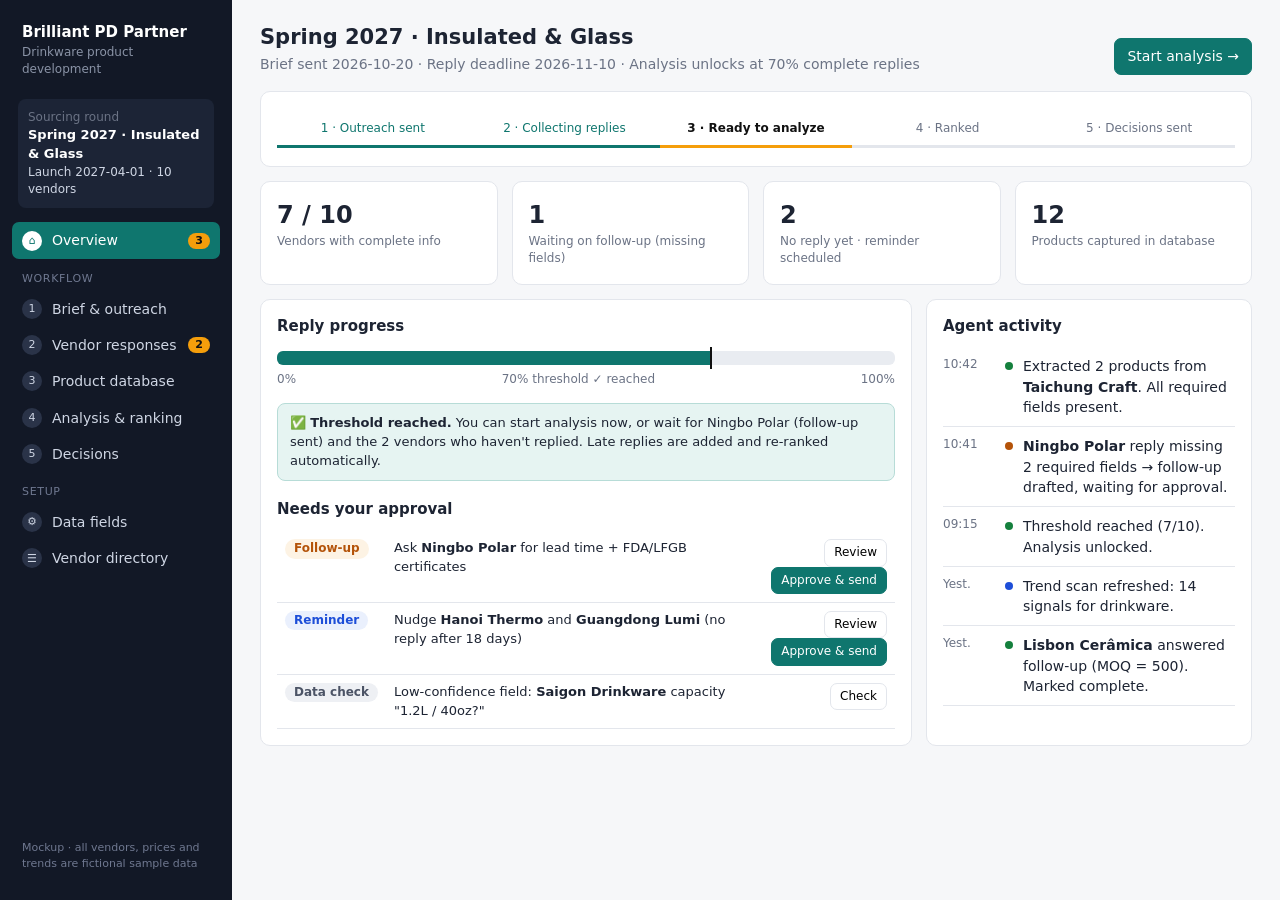
<file: design/mockup.html>
<!DOCTYPE html>
<html lang="en">
<head>
<meta charset="UTF-8">
<meta name="viewport" content="width=device-width, initial-scale=1">
<title>Brilliant PD Partner — Drinkware (mockup)</title>
<style>
  :root{
    --bg:#f6f7f9; --panel:#fff; --ink:#1d2433; --muted:#6b7385; --line:#e3e6ec;
    --accent:#0f766e; --accent-soft:#e6f4f2; --warn:#b45309; --warn-soft:#fdf3e4;
    --bad:#b91c1c; --bad-soft:#fdecec; --good:#15803d; --good-soft:#e8f6ec; --blue:#1d4ed8; --blue-soft:#eaf0fd;
  }
  *{box-sizing:border-box}
  body{margin:0;font:14px/1.45 system-ui,-apple-system,"Segoe UI",Roboto,sans-serif;color:var(--ink);background:var(--bg)}
  .app{display:grid;grid-template-columns:232px 1fr;min-height:100vh}
  /* Sidebar */
  aside{background:#121826;color:#cfd6e4;padding:18px 12px;display:flex;flex-direction:column;gap:4px}
  .brand{color:#fff;font-weight:700;font-size:15px;padding:4px 10px 2px}
  .brand small{display:block;color:#8a93a6;font-weight:400;font-size:12px}
  .round-pick{margin:14px 6px 10px;background:#1c2436;border-radius:8px;padding:10px;font-size:12px}
  .round-pick b{color:#fff;display:block;font-size:13px}
  .nav-label{font-size:11px;text-transform:uppercase;letter-spacing:.06em;color:#6f7890;padding:12px 10px 4px}
  .nav a{display:flex;align-items:center;gap:10px;padding:8px 10px;border-radius:7px;color:#cfd6e4;text-decoration:none;cursor:pointer}
  .nav a:hover{background:#1c2436}
  .nav a.active{background:var(--accent);color:#fff}
  .nav .step{width:20px;height:20px;border-radius:50%;background:#2a3348;display:grid;place-items:center;font-size:11px;flex:none}
  .nav a.active .step{background:#fff;color:var(--accent)}
  .nav .badge{margin-left:auto;background:#f59e0b;color:#111;border-radius:10px;padding:0 7px;font-size:11px;font-weight:600}
  .mock-note{margin-top:auto;font-size:11px;color:#6f7890;padding:10px}
  /* Main */
  main{padding:22px 28px 40px;overflow:auto}
  header.top{display:flex;align-items:flex-end;justify-content:space-between;margin-bottom:16px}
  h1{font-size:21px;margin:0}
  .sub{color:var(--muted);margin-top:2px}
  h2{font-size:15px;margin:0 0 10px}
  .grid{display:grid;gap:14px}
  .g2{grid-template-columns:1fr 1fr} .g3{grid-template-columns:repeat(3,1fr)} .g4{grid-template-columns:repeat(4,1fr)}
  .g-main{grid-template-columns:2fr 1fr}
  .card{background:var(--panel);border:1px solid var(--line);border-radius:10px;padding:16px}
  .kpi .v{font-size:24px;font-weight:700} .kpi .l{color:var(--muted);font-size:12px}
  .btn{border:1px solid var(--line);background:#fff;border-radius:7px;padding:7px 12px;font:inherit;cursor:pointer}
  .btn.primary{background:var(--accent);border-color:var(--accent);color:#fff}
  .btn.primary:disabled{background:#9bbfba;border-color:#9bbfba;cursor:not-allowed}
  .btn.sm{padding:4px 9px;font-size:12px}
  .pill{display:inline-block;border-radius:20px;padding:1px 9px;font-size:12px;font-weight:600;white-space:nowrap}
  .p-good{background:var(--good-soft);color:var(--good)} .p-warn{background:var(--warn-soft);color:var(--warn)}
  .p-bad{background:var(--bad-soft);color:var(--bad)} .p-blue{background:var(--blue-soft);color:var(--blue)}
  .p-grey{background:#eef0f4;color:#4b5365}
  table{width:100%;border-collapse:collapse;font-size:13px}
  th{text-align:left;color:var(--muted);font-weight:600;font-size:12px;border-bottom:1px solid var(--line);padding:8px 8px;white-space:nowrap;background:#fafbfc;position:sticky;top:0}
  td{border-bottom:1px solid var(--line);padding:8px;vertical-align:top}
  tr.click{cursor:pointer} tr.click:hover td{background:#f8fafb} tr.sel td{background:var(--accent-soft)}
  .muted{color:var(--muted)} .right{text-align:right} .num{font-variant-numeric:tabular-nums}
  .bar{height:8px;background:#e9ecf1;border-radius:6px;overflow:hidden}
  .bar>i{display:block;height:100%;background:var(--accent)}
  .threshold{position:relative}
  .threshold .mark{position:absolute;top:-4px;bottom:-4px;width:2px;background:#111}
  .stepper{display:flex;gap:0;margin:4px 0 2px}
  .stepper div{flex:1;text-align:center;font-size:12px;padding:8px 4px;border-bottom:3px solid var(--line);color:var(--muted)}
  .stepper .done{border-color:var(--accent);color:var(--accent)} .stepper .now{border-color:#f59e0b;color:#111;font-weight:600}
  .feed{list-style:none;margin:0;padding:0}
  .feed li{display:flex;gap:10px;padding:9px 0;border-bottom:1px solid var(--line)}
  .feed .t{color:var(--muted);font-size:12px;width:52px;flex:none}
  .dot{width:8px;height:8px;border-radius:50%;margin-top:6px;flex:none}
  .email{background:#fbfbfc;border:1px solid var(--line);border-radius:8px;padding:12px;font-family:ui-monospace,Menlo,Consolas,monospace;font-size:12px;white-space:pre-wrap;max-height:430px;overflow:auto}
  .field{display:grid;grid-template-columns:150px 1fr 70px;gap:8px;padding:6px 0;border-bottom:1px dashed var(--line);align-items:center}
  .field .k{color:var(--muted);font-size:12px}
  .field.missing .v{color:var(--bad);font-weight:600}
  .conf{font-size:11px;text-align:right}
  textarea,input[type=text],select{width:100%;border:1px solid var(--line);border-radius:7px;padding:8px;font:inherit;background:#fff}
  textarea{min-height:120px;resize:vertical}
  .chips{display:flex;flex-wrap:wrap;gap:6px}
  .chip{border:1px solid var(--line);border-radius:20px;padding:3px 10px;font-size:12px;background:#fff}
  .chip.on{background:var(--accent-soft);border-color:var(--accent);color:var(--accent)}
  .slider{display:grid;grid-template-columns:130px 1fr 34px;gap:8px;align-items:center;font-size:13px;padding:3px 0}
  input[type=range]{accent-color:var(--accent)}
  .score{font-weight:700;font-size:15px}
  .minibar{display:inline-block;width:46px;height:6px;background:#e9ecf1;border-radius:4px;vertical-align:middle;margin-right:4px;overflow:hidden}
  .minibar i{display:block;height:100%;background:var(--accent)}
  .trend{display:flex;justify-content:space-between;align-items:center;padding:7px 0;border-bottom:1px solid var(--line)}
  .up{color:var(--good);font-weight:600} .down{color:var(--bad);font-weight:600}
  .view{display:none} .view.active{display:block}
  .row{display:flex;gap:8px;align-items:center}
  .spacer{flex:1}
  .callout{background:var(--accent-soft);border:1px solid #b7dcd7;border-radius:8px;padding:10px 12px;font-size:13px}
  .callout.warn{background:var(--warn-soft);border-color:#f3d3a6}
  .scroll{max-height:520px;overflow:auto}
  code{background:#eef0f4;border-radius:4px;padding:0 4px;font-size:12px}
</style>
</head>
<body>
<div class="app">
  <aside>
    <div class="brand">Brilliant PD Partner<small>Drinkware product development</small></div>
    <div class="round-pick"><span class="muted">Sourcing round</span><b>Spring 2027 · Insulated &amp; Glass</b>Launch 2027-04-01 · 10 vendors</div>
    <nav class="nav">
      <a data-view="overview" class="active"><span class="step">⌂</span>Overview<span class="badge">3</span></a>
      <div class="nav-label">Workflow</div>
      <a data-view="outreach"><span class="step">1</span>Brief &amp; outreach</a>
      <a data-view="responses"><span class="step">2</span>Vendor responses<span class="badge">2</span></a>
      <a data-view="database"><span class="step">3</span>Product database</a>
      <a data-view="analysis"><span class="step">4</span>Analysis &amp; ranking</a>
      <a data-view="decisions"><span class="step">5</span>Decisions</a>
      <div class="nav-label">Setup</div>
      <a data-view="schema"><span class="step">⚙</span>Data fields</a>
      <a data-view="vendors"><span class="step">☰</span>Vendor directory</a>
    </nav>
    <div class="mock-note">Mockup · all vendors, prices and trends are fictional sample data</div>
  </aside>

  <main>
    <!-- ============ OVERVIEW ============ -->
    <section class="view active" id="overview">
      <header class="top">
        <div><h1>Spring 2027 · Insulated &amp; Glass</h1><div class="sub">Brief sent 2026-10-20 · Reply deadline 2026-11-10 · Analysis unlocks at 70% complete replies</div></div>
        <button class="btn primary" onclick="go('analysis')">Start analysis →</button>
      </header>
      <div class="card" style="margin-bottom:14px">
        <div class="stepper">
          <div class="done">1 · Outreach sent</div><div class="done">2 · Collecting replies</div>
          <div class="now">3 · Ready to analyze</div><div>4 · Ranked</div><div>5 · Decisions sent</div>
        </div>
      </div>
      <div class="grid g4" style="margin-bottom:14px">
        <div class="card kpi"><div class="v">7 / 10</div><div class="l">Vendors with complete info</div></div>
        <div class="card kpi"><div class="v">1</div><div class="l">Waiting on follow-up (missing fields)</div></div>
        <div class="card kpi"><div class="v">2</div><div class="l">No reply yet · reminder scheduled</div></div>
        <div class="card kpi"><div class="v">12</div><div class="l">Products captured in database</div></div>
      </div>
      <div class="grid g-main">
        <div class="card">
          <h2>Reply progress</h2>
          <div class="threshold" style="margin:14px 0 6px">
            <div class="bar" style="height:14px"><i style="width:70%"></i></div>
            <div class="mark" style="left:70%"></div>
          </div>
          <div class="row muted" style="font-size:12px"><span>0%</span><span class="spacer"></span><span>70% threshold ✓ reached</span><span class="spacer"></span><span>100%</span></div>
          <div class="callout" style="margin-top:14px">✅ <b>Threshold reached.</b> You can start analysis now, or wait for Ningbo Polar (follow-up sent) and the 2 vendors who haven't replied. Late replies are added and re-ranked automatically.</div>
          <h2 style="margin-top:18px">Needs your approval</h2>
          <table>
            <tr><td><span class="pill p-warn">Follow-up</span></td><td>Ask <b>Ningbo Polar</b> for lead time + FDA/LFGB certificates</td><td class="right"><button class="btn sm" onclick="go('responses');pickVendor('V7')">Review</button> <button class="btn sm primary">Approve &amp; send</button></td></tr>
            <tr><td><span class="pill p-blue">Reminder</span></td><td>Nudge <b>Hanoi Thermo</b> and <b>Guangdong Lumi</b> (no reply after 18 days)</td><td class="right"><button class="btn sm">Review</button> <button class="btn sm primary">Approve &amp; send</button></td></tr>
            <tr><td><span class="pill p-grey">Data check</span></td><td>Low-confidence field: <b>Saigon Drinkware</b> capacity "1.2L / 40oz?"</td><td class="right"><button class="btn sm" onclick="go('responses');pickVendor('V3')">Check</button></td></tr>
          </table>
        </div>
        <div class="card">
          <h2>Agent activity</h2>
          <ul class="feed">
            <li><span class="t">10:42</span><span class="dot" style="background:var(--good)"></span><div>Extracted 2 products from <b>Taichung Craft</b>. All required fields present.</div></li>
            <li><span class="t">10:41</span><span class="dot" style="background:var(--warn)"></span><div><b>Ningbo Polar</b> reply missing 2 required fields → follow-up drafted, waiting for approval.</div></li>
            <li><span class="t">09:15</span><span class="dot" style="background:var(--good)"></span><div>Threshold reached (7/10). Analysis unlocked.</div></li>
            <li><span class="t">Yest.</span><span class="dot" style="background:var(--blue)"></span><div>Trend scan refreshed: 14 signals for drinkware.</div></li>
            <li><span class="t">Yest.</span><span class="dot" style="background:var(--good)"></span><div><b>Lisbon Cerâmica</b> answered follow-up (MOQ = 500). Marked complete.</div></li>
          </ul>
        </div>
      </div>
    </section>

    <!-- ============ OUTREACH ============ -->
    <section class="view" id="outreach">
      <header class="top"><div><h1>1 · Brief &amp; outreach</h1><div class="sub">Write the request once; the agent personalizes and sends it to each selected vendor.</div></div></header>
      <div class="grid g2">
        <div class="card">
          <h2>Request brief</h2>
          <label class="muted" style="font-size:12px">Theme</label>
          <input type="text" value="Spring 2027 — 'Fresh Air': soft pastels, matte powder coat, outdoor &amp; on-the-go">
          <div style="height:10px"></div>
          <label class="muted" style="font-size:12px">Product categories</label>
          <div class="chips" style="margin:4px 0 10px">
            <span class="chip on">Insulated tumbler</span><span class="chip on">Water bottle</span><span class="chip on">Glass cup</span>
            <span class="chip on">Ceramic mug</span><span class="chip">Kids bottle</span><span class="chip">Wine tumbler</span><span class="chip">+ add</span>
          </div>
          <label class="muted" style="font-size:12px">Requirements &amp; notes</label>
          <textarea>• Capacity 16–40 oz; 18/8 (304) stainless for insulated items
• Food-contact compliance: FDA + LFGB; BPA-free lids; Prop 65 compliant
• Dishwasher-safe preferred
• Target FOB: tumblers ≤ $4.50, glass ≤ $2.50, mugs ≤ $3.50
• Launch 2027-04-01 → goods in DC by 2027-03-15</textarea>
          <div style="height:10px"></div>
          <div class="row"><div style="flex:1"><label class="muted" style="font-size:12px">Reply deadline</label><input type="text" value="2026-11-10"></div>
          <div style="flex:1"><label class="muted" style="font-size:12px">Start analysis when</label><select><option>70% of vendors complete</option><option>All vendors complete</option><option>Deadline passes</option></select></div></div>
          <div class="callout" style="margin-top:12px">Vendors are asked for every <b>required field</b> in <a onclick="go('schema')" style="color:var(--accent);cursor:pointer;text-decoration:underline">Data fields</a>, so replies are easier to extract.</div>
        </div>
        <div class="card">
          <div class="row"><h2 style="margin:0">Recipients</h2><span class="spacer"></span><span class="muted">10 selected</span></div>
          <table style="margin-top:8px">
            <thead><tr><th></th><th>Vendor</th><th>Country</th><th>Categories</th><th>Past rating</th></tr></thead>
            <tbody id="recipients"></tbody>
          </table>
          <h2 style="margin-top:16px">Preview (personalized)</h2>
          <div class="email">To: lily@yongkang-steel.example
Subject: RFQ — Spring 2027 drinkware (reply by Nov 10)

Hi Lily,

Thanks again for the 20oz tumblers last season — sell-through was strong.
For Spring 2027 we're developing a "Fresh Air" collection ...

Please reply with, for each product:
 1. Product name &amp; photos      7. FOB unit price &amp; currency
 2. Category &amp; capacity        8. MOQ (total and per colour)
 3. Material &amp; finish          9. Production lead time
 4. Size (H × D) &amp; weight     10. Sample time &amp; cost
 5. Lid type                  11. Certifications (FDA, LFGB...)
 6. Country of origin / port  12. Payment terms</div>
          <div class="row" style="margin-top:12px"><span class="spacer"></span><button class="btn">Save draft</button><button class="btn primary">Review &amp; send to 10 vendors</button></div>
        </div>
      </div>
    </section>

    <!-- ============ RESPONSES ============ -->
    <section class="view" id="responses">
      <header class="top"><div><h1>2 · Vendor responses</h1><div class="sub">Each reply is read by the agent, checked against required fields, and either saved or followed up.</div></div></header>
      <div class="grid" style="grid-template-columns:330px 1fr;align-items:start">
        <div class="card" style="padding:0">
          <table><thead><tr><th>Vendor</th><th>Status</th><th class="right">Fields</th></tr></thead><tbody id="vendorList"></tbody></table>
        </div>
        <div id="vendorDetail"></div>
      </div>
    </section>

    <!-- ============ DATABASE ============ -->
    <section class="view" id="database">
      <header class="top">
        <div><h1>3 · Product database</h1><div class="sub">One row per vendor × product. Edit any cell; the agent's original value and source email are kept.</div></div>
        <div class="row"><select style="width:auto"><option>Group by vendor</option><option>Group by category</option></select><button class="btn">Export CSV</button></div>
      </header>
      <div class="card" style="padding:0"><div class="scroll"><table id="dbTable"></table></div></div>
    </section>

    <!-- ============ ANALYSIS ============ -->
    <section class="view" id="analysis">
      <header class="top">
        <div><h1>4 · Analysis &amp; ranking</h1><div class="sub">Scores are 0–100 per dimension. Move the sliders to re-weight; the ranking updates live.</div></div>
        <button class="btn">↻ Re-run analysis</button>
      </header>
      <div class="grid" style="grid-template-columns:290px 1fr;align-items:start">
        <div class="grid">
          <div class="card">
            <h2>Scoring weights</h2>
            <div id="weights"></div>
            <div class="muted" style="font-size:12px;margin-top:6px">Presets: <a class="preset" data-p="balanced">Balanced</a> · <a class="preset" data-p="margin">Margin first</a> · <a class="preset" data-p="speed">Speed to market</a></div>
          </div>
          <div class="card">
            <h2>Trend signals <span class="muted" style="font-weight:400;font-size:12px">· refreshed yesterday</span></h2>
            <div class="trend"><span>Handle tumblers 30–40 oz</span><span class="up">▲ high</span></div>
            <div class="trend"><span>Matte pastel powder coat</span><span class="up">▲ rising</span></div>
            <div class="trend"><span>Glass cups + bamboo lid &amp; straw</span><span class="up">▲ rising</span></div>
            <div class="trend"><span>Leak-proof flip-straw lids</span><span class="up">▲ rising</span></div>
            <div class="trend"><span>Ceramic-lined stainless</span><span class="up">▲ emerging</span></div>
            <div class="trend"><span>Classic glossy ceramic mugs</span><span class="down">▼ cooling</span></div>
            <div class="muted" style="font-size:11px;margin-top:8px">Sources would include marketplace bestseller lists, search interest and social mentions (sample data here).</div>
          </div>
        </div>
        <div class="card" style="padding:0">
          <div class="row" style="padding:12px 14px"><h2 style="margin:0">Ranked products</h2><span class="spacer"></span>
            <select id="catFilter" style="width:auto"><option value="">All categories</option><option>Tumbler</option><option>Water bottle</option><option>Glass cup</option><option>Mug</option><option>Kids bottle</option></select></div>
          <div class="scroll"><table id="rankTable"></table></div>
          <div id="why" style="padding:14px"></div>
        </div>
      </div>
    </section>

    <!-- ============ DECISIONS ============ -->
    <section class="view" id="decisions">
      <header class="top"><div><h1>5 · Decisions</h1><div class="sub">Agent suggestions are pre-filled. Change any decision, then approve the outgoing emails.</div></div>
        <button class="btn primary">Approve &amp; send decision emails</button></header>
      <div class="grid g3" style="margin-bottom:14px">
        <div class="card kpi"><div class="v" style="color:var(--good)" id="kAccept">–</div><div class="l">Accept as is</div></div>
        <div class="card kpi"><div class="v" style="color:var(--warn)" id="kModify">–</div><div class="l">Request changes</div></div>
        <div class="card kpi"><div class="v" style="color:var(--bad)" id="kReject">–</div><div class="l">Decline</div></div>
      </div>
      <div class="grid g-main" style="align-items:start">
        <div class="card" style="padding:0"><table id="decTable"></table></div>
        <div class="card">
          <h2>Outgoing email preview</h2>
          <div class="email" id="decEmail">Select a product to preview its email.</div>
        </div>
      </div>
    </section>

    <!-- ============ SCHEMA ============ -->
    <section class="view" id="schema">
      <header class="top"><div><h1>Data fields</h1><div class="sub">The fields the agent extracts for every vendor × product. Required fields trigger a follow-up email when missing.</div></div>
        <button class="btn">+ Add field</button></header>
      <div class="card" style="padding:0"><table id="schemaTable"></table></div>
    </section>

    <!-- ============ VENDORS ============ -->
    <section class="view" id="vendors">
      <header class="top"><div><h1>Vendor directory</h1><div class="sub">Contacts and history used for outreach and the "vendor reliability" score.</div></div>
        <button class="btn">+ Add vendor</button></header>
      <div class="card" style="padding:0"><table id="vendorDir"></table></div>
    </section>
  </main>
</div>

<script>
/* ---------------- Sample data (fictional) ---------------- */
const SCHEMA = [
  ["product_name","Product name","text",true,"Vendor's item name / code"],
  ["category","Category","enum",true,"Tumbler · Water bottle · Glass cup · Mug · Kids bottle"],
  ["description","Product description","text",true,"Short description incl. design features"],
  ["capacity_oz","Capacity","number (oz)",true,"Converted from ml if needed"],
  ["material","Material","text",true,"e.g. 18/8 stainless, borosilicate glass, stoneware, Tritan"],
  ["insulation","Insulation","enum",false,"Double-wall vacuum · Single wall · None"],
  ["lid_type","Lid type","text",true,"Straw, flip, slide, screw..."],
  ["size_mm","Size (H × D)","text",true,"Millimetres"],
  ["weight_g","Weight","number (g)",false,""],
  ["colors","Colors / finish","list",true,""],
  ["fob_price","FOB unit price","money",true,"Original currency kept; USD computed"],
  ["moq","MOQ","number",true,"Total; per-colour MOQs multiplied out"],
  ["lead_time_days","Production lead time","number (days)",true,"After sample approval"],
  ["sample","Sample time & cost","text",false,""],
  ["origin","Country of origin / port","text",true,""],
  ["certifications","Certifications","list",true,"FDA, LFGB, Prop 65, BPA-free"],
  ["dishwasher_safe","Dishwasher safe","bool",false,""],
  ["payment_terms","Payment terms","text",false,""],
];
const VENDORS = {
  V1:{name:"Yongkang Steelware",country:"CN",contact:"lily@yongkang-steel.example",cats:"Tumbler, Bottle",rating:4.6,status:"complete",fields:"16/16",history:"6 POs, 98% on time"},
  V2:{name:"Zhejiang Everbright",country:"CN",contact:"sales@everbright.example",cats:"Bottle",rating:4.1,status:"complete",fields:"16/16",history:"3 POs, 90% on time"},
  V3:{name:"Saigon Drinkware",country:"VN",contact:"minh@saigondw.example",cats:"Tumbler",rating:4.4,status:"check",fields:"16/16",history:"2 POs, 100% on time"},
  V4:{name:"Bharat Glassworks",country:"IN",contact:"anil@bharatglass.example",cats:"Glass",rating:3.9,status:"complete",fields:"16/16",history:"1 PO, 1 late"},
  V5:{name:"Lisbon Cerâmica",country:"PT",contact:"ines@lisbonceramica.example",cats:"Mug",rating:4.7,status:"complete",fields:"16/16",history:"4 POs, 100% on time"},
  V6:{name:"Shenzhen Hydra",country:"CN",contact:"amy@szhydra.example",cats:"Kids bottle",rating:3.6,status:"complete",fields:"16/16",history:"New vendor"},
  V7:{name:"Ningbo Polar",country:"CN",contact:"kevin@ningbopolar.example",cats:"Tumbler",rating:3.8,status:"followup",fields:"14/16",history:"2 POs, 1 quality claim"},
  V8:{name:"Taichung Craft",country:"TW",contact:"jay@tccraft.example",cats:"Glass",rating:4.5,status:"complete",fields:"16/16",history:"3 POs, 100% on time"},
  V9:{name:"Hanoi Thermo",country:"VN",contact:"lan@hanoithermo.example",cats:"Tumbler, Bottle",rating:4.2,status:"waiting",fields:"–",history:"1 PO"},
  V10:{name:"Guangdong Lumi",country:"CN",contact:"leo@gdlumi.example",cats:"Glass, Mug",rating:3.7,status:"waiting",fields:"–",history:"New vendor"},
};
// scores: cost, moq, lead, trend, spec, vendor (0-100)
const PRODUCTS = [
  {id:"P1",v:"V1",name:"YK-40H Handle Tumbler",cat:"Tumbler",cap:40,mat:"18/8 stainless, double-wall",lid:"Flip straw",fob:3.85,cur:"USD",moq:3000,lead:45,orig:"CN",cert:"FDA, LFGB",colors:"Sage, Lilac, Sand",s:[72,48,85,95,95,92],
   change:"Reduce MOQ to 2,000 (split 3 colours) or price to $3.45 to offset tariff"},
  {id:"P2",v:"V1",name:"YK-20 Slim Tumbler",cat:"Tumbler",cap:20,mat:"18/8 stainless, double-wall",lid:"Slide",fob:2.60,cur:"USD",moq:2000,lead:40,orig:"CN",cert:"FDA, LFGB",colors:"Matte pastel ×4",s:[85,70,88,62,95,92]},
  {id:"P3",v:"V2",name:"EB-32 Sport Bottle",cat:"Water bottle",cap:32,mat:"18/8 stainless",lid:"Chug + loop",fob:3.40,cur:"USD",moq:2000,lead:50,orig:"CN",cert:"FDA",colors:"5 colours",s:[70,68,75,58,72,80],
   change:"Provide LFGB test report; switch to matte powder coat"},
  {id:"P4",v:"V3",name:"SD-40 Trek Tumbler",cat:"Tumbler",cap:40,mat:"18/8 stainless, ceramic-lined",lid:"Flip straw",fob:4.30,cur:"USD",moq:1000,lead:40,orig:"VN",cert:"FDA, LFGB, Prop 65",colors:"Sea glass, Oat",s:[78,92,88,97,98,90]},
  {id:"P5",v:"V4",name:"BG-16 Glass Cup + Bamboo Lid",cat:"Glass cup",cap:16,mat:"Borosilicate glass, bamboo",lid:"Bamboo + glass straw",fob:1.90,cur:"USD",moq:1500,lead:60,orig:"IN",cert:"FDA",colors:"Clear, Frosted",s:[88,74,52,90,70,66],
   change:"Shorten lead time to ≤45 days; add LFGB; drop-test packaging"},
  {id:"P6",v:"V5",name:"LC-12 Stoneware Mug",cat:"Mug",cap:12,mat:"Stoneware, reactive glaze",lid:"None",fob:2.95,cur:"EUR",moq:500,lead:30,orig:"PT",cert:"FDA, LFGB, Prop 65",colors:"Oat, Sky",s:[60,98,95,45,96,96]},
  {id:"P7",v:"V5",name:"LC-14 Matte Travel Mug",cat:"Mug",cap:14,mat:"Stoneware, matte glaze",lid:"Silicone",fob:3.60,cur:"EUR",moq:500,lead:35,orig:"PT",cert:"FDA, LFGB",colors:"Pastel ×3",s:[52,98,92,70,90,96],
   change:"Target price €3.20; confirm silicone lid is food-grade"},
  {id:"P8",v:"V6",name:"HY-24 Kids Tritan Bottle",cat:"Kids bottle",cap:24,mat:"Tritan, silicone straw",lid:"Push-button straw",fob:1.75,cur:"USD",moq:5000,lead:35,orig:"CN",cert:"BPA-free only",colors:"Print ×6",s:[92,20,90,55,40,55]},
  {id:"P9",v:"V7",name:"NP-30 Polar Tumbler",cat:"Tumbler",cap:30,mat:"18/8 stainless",lid:"Slide",fob:2.95,cur:"USD",moq:2000,lead:null,orig:"CN",cert:"(missing)",colors:"Pantone match",s:[82,66,null,72,null,58],pending:true},
  {id:"P10",v:"V8",name:"TC-16 Ribbed Glass + Straw",cat:"Glass cup",cap:16,mat:"Soda-lime glass",lid:"Bamboo",fob:2.20,cur:"USD",moq:1000,lead:40,orig:"TW",cert:"FDA, LFGB",colors:"Clear, Amber, Sage",s:[82,90,88,88,92,90]},
  {id:"P11",v:"V8",name:"TC-20 Can Glass",cat:"Glass cup",cap:20,mat:"Soda-lime glass",lid:"None",fob:1.80,cur:"USD",moq:1000,lead:40,orig:"TW",cert:"FDA",colors:"Clear",s:[88,90,88,60,80,90]},
  {id:"P12",v:"V2",name:"EB-24 Kids Bottle",cat:"Kids bottle",cap:24,mat:"18/8 stainless",lid:"Straw",fob:2.90,cur:"USD",moq:2000,lead:50,orig:"CN",cert:"FDA",colors:"4 colours",s:[64,62,75,50,70,80]},
];
const DIMS = ["Cost & margin","MOQ fit","Lead time","Trend fit","Spec compliance","Vendor reliability"];
const PRESETS = {balanced:[25,15,15,20,15,10], margin:[40,20,10,10,10,10], speed:[15,10,35,20,10,10]};
let W = [...PRESETS.balanced];

/* ---------------- Navigation ---------------- */
function go(id){
  document.querySelectorAll('.view').forEach(v=>v.classList.toggle('active',v.id===id));
  document.querySelectorAll('.nav a').forEach(a=>a.classList.toggle('active',a.dataset.view===id));
  window.scrollTo(0,0);
}
document.querySelectorAll('.nav a').forEach(a=>a.onclick=()=>go(a.dataset.view));

/* ---------------- Helpers ---------------- */
const statusPill = s => ({complete:'<span class="pill p-good">Complete</span>',followup:'<span class="pill p-warn">Follow-up sent</span>',
  waiting:'<span class="pill p-grey">No reply</span>',check:'<span class="pill p-blue">Needs check</span>'}[s]);
const fx = {USD:1,EUR:1.08};
const usd = p => p.fob*fx[p.cur];

/* ---------------- Outreach recipients ---------------- */
document.getElementById('recipients').innerHTML = Object.values(VENDORS).map(v=>
  `<tr><td><input type="checkbox" checked></td><td>${v.name}</td><td>${v.country}</td><td class="muted">${v.cats}</td><td>★ ${v.rating}</td></tr>`).join('');

/* ---------------- Responses ---------------- */
const EMAILS = {
  V7:`From: Kevin Wang <kevin@ningbopolar.example>
Subject: RE: RFQ — Spring 2027 drinkware

hi,
pls find our offer:
NP-30 tumbler 30oz 304 steel, slide lid,
900ml, 26.5*9.8cm, 410g
price USD 2.95 FOB Ningbo, moq 2000pcs mix color
color can match pantone. dishwasher ok.
payment 30/70 TT
sample 7 days free

thanks
Kevin`,
  V3:`From: Minh Tran <minh@saigondw.example>
Subject: Quotation SD-40 Trek

Dear team,
SD-40 Trek tumbler, 1.2L / 40oz? ceramic-lined 18/8
stainless, double wall vacuum, flip straw lid.
Size 27 x 10 cm, 520 g. Sea glass &amp; Oat matte.
FOB HCMC USD 4.30, MOQ 1,000 pcs, 40 days.
FDA, LFGB, Prop 65 reports attached.
Sample 10 days, $30. Payment 30/70.
Best, Minh`
};
function pickVendor(id){
  document.querySelectorAll('#vendorList tr').forEach(r=>r.classList.toggle('sel',r.dataset.id===id));
  const v = VENDORS[id];
  const el = document.getElementById('vendorDetail');
  if(v.status==='waiting'){
    el.innerHTML = `<div class="card"><h2>${v.name}</h2><p class="muted">No reply since outreach on 2026-10-20 (18 days).</p>
      <div class="callout warn">The agent drafted a reminder. It will be sent after your approval, or automatically 3 days before the deadline if auto-reminders are on.</div>
      <div class="row" style="margin-top:12px"><span class="spacer"></span><button class="btn">Edit reminder</button><button class="btn primary">Approve &amp; send</button></div></div>`;
    return;
  }
  const email = EMAILS[id] || `From: ${v.contact}\nSubject: RE: RFQ — Spring 2027 drinkware\n\n(Vendor reply shown here; attachments listed below.)\n\n📎 catalogue.pdf   📎 test-reports.zip`;
  const prods = PRODUCTS.filter(p=>p.v===id);
  const p = prods[0];
  const missing = id==='V7' ? ['lead_time_days','certifications'] : [];
  const lowconf = id==='V3' ? ['capacity_oz'] : [];
  const val = k => ({product_name:p.name,category:p.cat,description:`${p.cap}oz ${p.mat}`,capacity_oz:id==='V3'?'40 oz (email says "1.2L / 40oz?")':p.cap+' oz',
    material:p.mat,insulation:p.mat.includes('double')||p.mat.includes('ceramic-lined')?'Double-wall vacuum':'—',lid_type:p.lid,size_mm:id==='V7'?'265 × 98':'—',weight_g:id==='V7'?'410':'—',colors:p.colors,
    fob_price:`${p.cur} ${p.fob.toFixed(2)}`,moq:p.moq.toLocaleString(),lead_time_days:p.lead??'',sample:'7–10 days',origin:p.orig,certifications:missing.includes('certifications')?'':p.cert,
    dishwasher_safe:'Yes',payment_terms:'30/70 T/T'})[k];
  const fields = SCHEMA.map(([k,label,,req])=>{
    const miss = missing.includes(k), low = lowconf.includes(k);
    return `<div class="field ${miss?'missing':''}"><span class="k">${label}${req?' *':''}</span>
      <span class="v">${miss?'Missing':val(k)}</span>
      <span class="conf">${miss?'<span class="pill p-bad">missing</span>':low?'<span class="pill p-blue">62%</span>':'<span class="muted">98%</span>'}</span></div>`}).join('');
  const followup = missing.length ? `<div class="card" style="margin-top:14px;border-color:#f3d3a6">
      <div class="row"><h2 style="margin:0">Follow-up email (drafted by agent)</h2><span class="spacer"></span><span class="pill p-warn">Waiting for approval</span></div>
      <div class="email" style="margin-top:10px">To: ${v.contact}
Subject: RE: RFQ — Spring 2027 drinkware — 2 details needed

Hi Kevin,

Thanks for the NP-30 offer. To include it in our review, could you send:
 1. Production lead time (days after sample approval)
 2. Food-contact test reports: FDA and LFGB (Prop 65 if available)

We're finalizing the shortlist on Nov 10. Thank you!</div>
      <div class="row" style="margin-top:10px"><span class="spacer"></span><button class="btn">Edit</button><button class="btn primary">Approve &amp; send</button></div></div>` : '';
  el.innerHTML = `<div class="grid g2" style="align-items:start">
      <div class="card"><div class="row"><h2 style="margin:0">${v.name}</h2><span class="spacer"></span>${statusPill(v.status)}</div>
        <div class="muted" style="font-size:12px;margin:4px 0 10px">Received 2026-11-06 · ${prods.length} product${prods.length>1?'s':''} found</div>
        <div class="email">${email}</div></div>
      <div class="card"><div class="row"><h2 style="margin:0">Extracted: ${p.name}</h2><span class="spacer"></span>
        ${prods.length>1?`<select style="width:auto">${prods.map(x=>`<option>${x.name}</option>`).join('')}</select>`:''}</div>
        <div class="muted" style="font-size:12px;margin:4px 0 6px">* required · confidence on the right · click a value to edit</div>
        ${fields}
        <div class="row" style="margin-top:12px"><span class="spacer"></span>
        <button class="btn">Edit fields</button><button class="btn primary" ${missing.length?'disabled':''}>Confirm &amp; save to database</button></div></div>
    </div>${followup}`;
}
document.getElementById('vendorList').innerHTML = Object.entries(VENDORS).map(([id,v])=>
  `<tr class="click" data-id="${id}" onclick="pickVendor('${id}')"><td><b>${v.name}</b><div class="muted" style="font-size:12px">${v.country} · ${PRODUCTS.filter(p=>p.v===id).length||'–'} products</div></td><td>${statusPill(v.status)}</td><td class="right num">${v.fields}</td></tr>`).join('');
pickVendor('V7');

/* ---------------- Database ---------------- */
(function(){
  let html = `<thead><tr><th>Vendor</th><th>Product</th><th>Category</th><th class="right">Cap. (oz)</th><th>Material</th><th>Lid</th><th>Colors</th><th class="right">FOB</th><th class="right">FOB (USD)</th><th class="right">MOQ</th><th class="right">Lead (d)</th><th>Origin</th><th>Certifications</th><th>Status</th></tr></thead><tbody>`;
  Object.entries(VENDORS).forEach(([id,v])=>{
    const ps = PRODUCTS.filter(p=>p.v===id); if(!ps.length) return;
    ps.forEach((p,i)=>{
      html += `<tr><td>${i===0?`<b>${v.name}</b>`:''}</td><td>${p.name}</td><td>${p.cat}</td><td class="right num">${p.cap}</td><td>${p.mat}</td><td>${p.lid}</td><td class="muted">${p.colors}</td>
      <td class="right num">${p.cur} ${p.fob.toFixed(2)}</td><td class="right num">$${usd(p).toFixed(2)}</td><td class="right num">${p.moq.toLocaleString()}</td>
      <td class="right num">${p.lead??'<span class="pill p-bad">?</span>'}</td><td>${p.orig}</td><td>${p.cert.includes('missing')?'<span class="pill p-bad">missing</span>':p.cert}</td>
      <td>${p.pending?'<span class="pill p-warn">Incomplete</span>':'<span class="pill p-good">Saved</span>'}</td></tr>`;
    });
  });
  document.getElementById('dbTable').innerHTML = html+'</tbody>';
})();

/* ---------------- Analysis ---------------- */
function overall(p){ if(p.pending) return null; const t=W.reduce((a,b)=>a+b,0)||1; return Math.round(p.s.reduce((a,x,i)=>a+x*W[i],0)/t); }
function suggest(p){ const o=overall(p); if(o===null) return 'pending'; if(p.s[4]<50||o<60) return 'reject'; if(p.change||o<75) return 'modify'; return 'accept'; }
const decPill = d => ({accept:'<span class="pill p-good">Accept</span>',modify:'<span class="pill p-warn">Request changes</span>',reject:'<span class="pill p-bad">Decline</span>',pending:'<span class="pill p-grey">Waiting for info</span>'}[d]);
function renderWeights(){
  document.getElementById('weights').innerHTML = DIMS.map((d,i)=>
    `<div class="slider"><span>${d}</span><input type="range" min="0" max="50" value="${W[i]}" data-i="${i}"><span class="num right">${W[i]}</span></div>`).join('');
  document.querySelectorAll('#weights input').forEach(r=>r.oninput=e=>{W[+e.target.dataset.i]=+e.target.value;renderWeights();renderRank();renderDecisions();});
}
document.querySelectorAll('.preset').forEach(a=>{a.style.cssText='color:var(--accent);cursor:pointer';a.onclick=()=>{W=[...PRESETS[a.dataset.p]];renderWeights();renderRank();renderDecisions();}});
function renderRank(){
  const cat = document.getElementById('catFilter').value;
  const rows = PRODUCTS.filter(p=>!cat||p.cat===cat).sort((a,b)=>(overall(b)??-1)-(overall(a)??-1));
  const mb = x => x==null?'<span class="muted">–</span>':`<span class="minibar"><i style="width:${x}%"></i></span><span class="num">${x}</span>`;
  document.getElementById('rankTable').innerHTML = `<thead><tr><th>#</th><th>Product</th><th>Vendor</th><th class="right">Landed $</th>${DIMS.map(d=>`<th>${d}</th>`).join('')}<th class="right">Overall</th><th>Suggested</th></tr></thead><tbody>`+
    rows.map((p,i)=>`<tr class="click" onclick="explain('${p.id}')"><td>${p.pending?'–':i+1}</td><td><b>${p.name}</b><div class="muted" style="font-size:12px">${p.cat} · ${p.cap} oz</div></td><td>${VENDORS[p.v].name}</td>
      <td class="right num">$${(usd(p)*(p.orig==='CN'?1.31:1.06)+0.6).toFixed(2)}</td>${p.s.map(x=>`<td>${mb(x)}</td>`).join('')}
      <td class="right score">${overall(p)??'–'}</td><td>${decPill(suggest(p))}</td></tr>`).join('')+'</tbody>';
}
document.getElementById('catFilter').onchange=renderRank;
function explain(id){
  const p = PRODUCTS.find(x=>x.id===id), v = VENDORS[p.v];
  const notes = {
    P1:"Top trend fit (handle tumbler, pastel matte) but MOQ 3,000 vs forecast 1,800 creates ~$6.4k excess-inventory risk, and the +25% China tariff lifts landed cost to $5.64. <b>Ask for MOQ 2,000 or $3.45 FOB.</b>",
    P4:"Highest overall: ceramic-lined is an emerging trend, MOQ 1,000 fits forecast, full compliance, no China tariff. Costs $0.45 more FOB than YK-40H but is <b>$0.60 cheaper landed</b>.",
    P8:"Cheapest FOB in the round, but MOQ 5,000 is ~4× forecast and only 'BPA-free' is claimed — no FDA/LFGB reports for a kids product. Suggest decline.",
    P9:"Can't score yet: lead time and certifications missing. Follow-up is waiting for your approval.",
  };
  document.getElementById('why').innerHTML = `<div class="callout"><b>Why ${p.name} (${v.name}) scores ${overall(p)??'–'}:</b> ${notes[id]||`Strongest on ${DIMS[p.s.indexOf(Math.max(...p.s.filter(x=>x!=null)))].toLowerCase()}; weakest on ${DIMS[p.s.indexOf(Math.min(...p.s.filter(x=>x!=null)))].toLowerCase()}.`}</div>`;
}
renderWeights(); renderRank(); explain('P4');

/* ---------------- Decisions ---------------- */
function renderDecisions(){
  const rows = PRODUCTS.map(p=>({p,d:suggest(p)}));
  ['accept','modify','reject'].forEach((k,i)=>document.getElementById(['kAccept','kModify','kReject'][i]).textContent=rows.filter(r=>r.d===k).length);
  document.getElementById('decTable').innerHTML = `<thead><tr><th>Product</th><th>Vendor</th><th class="right">Score</th><th>Decision</th><th>Change request / reason</th></tr></thead><tbody>`+
    rows.sort((a,b)=>(overall(b.p)??-1)-(overall(a.p)??-1)).map(({p,d})=>`<tr class="click" onclick="decEmail('${p.id}','${d}')"><td><b>${p.name}</b></td><td>${VENDORS[p.v].name}</td><td class="right score">${overall(p)??'–'}</td>
      <td><select style="width:auto;padding:3px 6px">${['accept','modify','reject','pending'].map(o=>`<option ${o===d?'selected':''}>${{accept:'Accept',modify:'Request changes',reject:'Decline',pending:'Waiting for info'}[o]}</option>`).join('')}</select></td>
      <td class="muted">${d==='modify'?(p.change||'Improve price / lead time'):d==='reject'?'Below threshold on spec or overall score':d==='pending'?'Missing required fields':'Proceed to sampling'}</td></tr>`).join('')+'</tbody>';
}
function decEmail(id,d){
  const p = PRODUCTS.find(x=>x.id===id), v = VENDORS[p.v];
  const body = {
    accept:`Great news — we'd like to move ${p.name} to sampling.\nPlease send 3 pre-production samples in ${p.colors} to our NYC office.\nTarget PO: ${p.moq.toLocaleString()} pcs at ${p.cur} ${p.fob.toFixed(2)} FOB.`,
    modify:`We like ${p.name} and would like to continue if we can adjust:\n • ${p.change||'Price and lead time'}\nCould you confirm by Nov 20? We can move to sampling right after.`,
    reject:`Thank you for the ${p.name} offer. We won't move forward this season,\nmainly due to MOQ and compliance documentation. We'd love to see\nyour Fall 2027 line.`,
    pending:`(No decision yet — waiting for the vendor's follow-up reply.)`}[d];
  document.getElementById('decEmail').textContent = `To: ${v.contact}\nSubject: Spring 2027 — ${p.name}\n\nHi,\n\n${body}\n\nBest,\nSip & Co. Product Development`;
}
renderDecisions(); decEmail('P1','modify');

/* ---------------- Schema & vendor directory ---------------- */
document.getElementById('schemaTable').innerHTML = `<thead><tr><th>Field</th><th>Key</th><th>Type</th><th>Required</th><th>Notes / normalization</th></tr></thead><tbody>`+
  SCHEMA.map(([k,l,t,r,n])=>`<tr><td><b>${l}</b></td><td><code>${k}</code></td><td>${t}</td><td>${r?'<span class="pill p-good">Required</span>':'<span class="pill p-grey">Optional</span>'}</td><td class="muted">${n}</td></tr>`).join('')+'</tbody>';
document.getElementById('vendorDir').innerHTML = `<thead><tr><th>Vendor</th><th>Country</th><th>Contact</th><th>Categories</th><th>History</th><th>Rating</th><th>This round</th></tr></thead><tbody>`+
  Object.values(VENDORS).map(v=>`<tr><td><b>${v.name}</b></td><td>${v.country}</td><td class="muted">${v.contact}</td><td>${v.cats}</td><td>${v.history}</td><td>★ ${v.rating}</td><td>${statusPill(v.status)}</td></tr>`).join('')+'</tbody>';
</script>
</body>
</html>
</file>
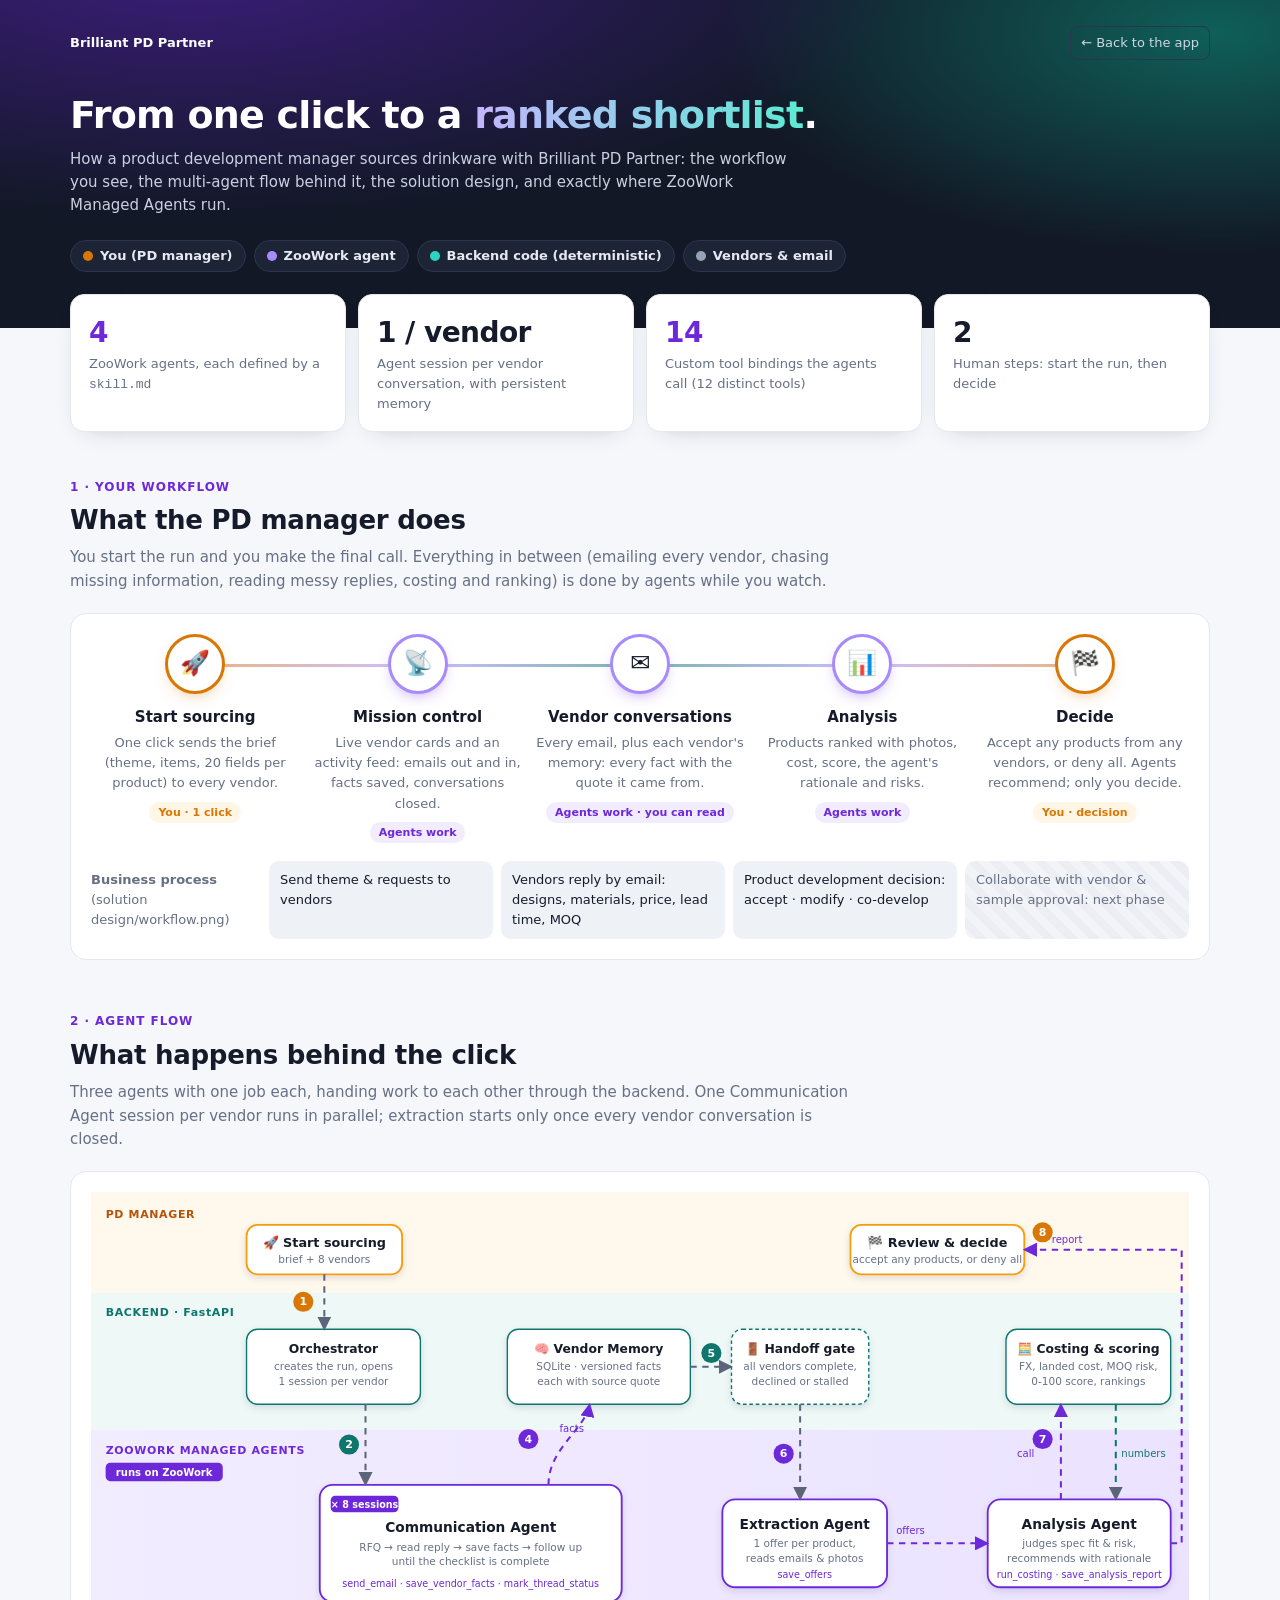
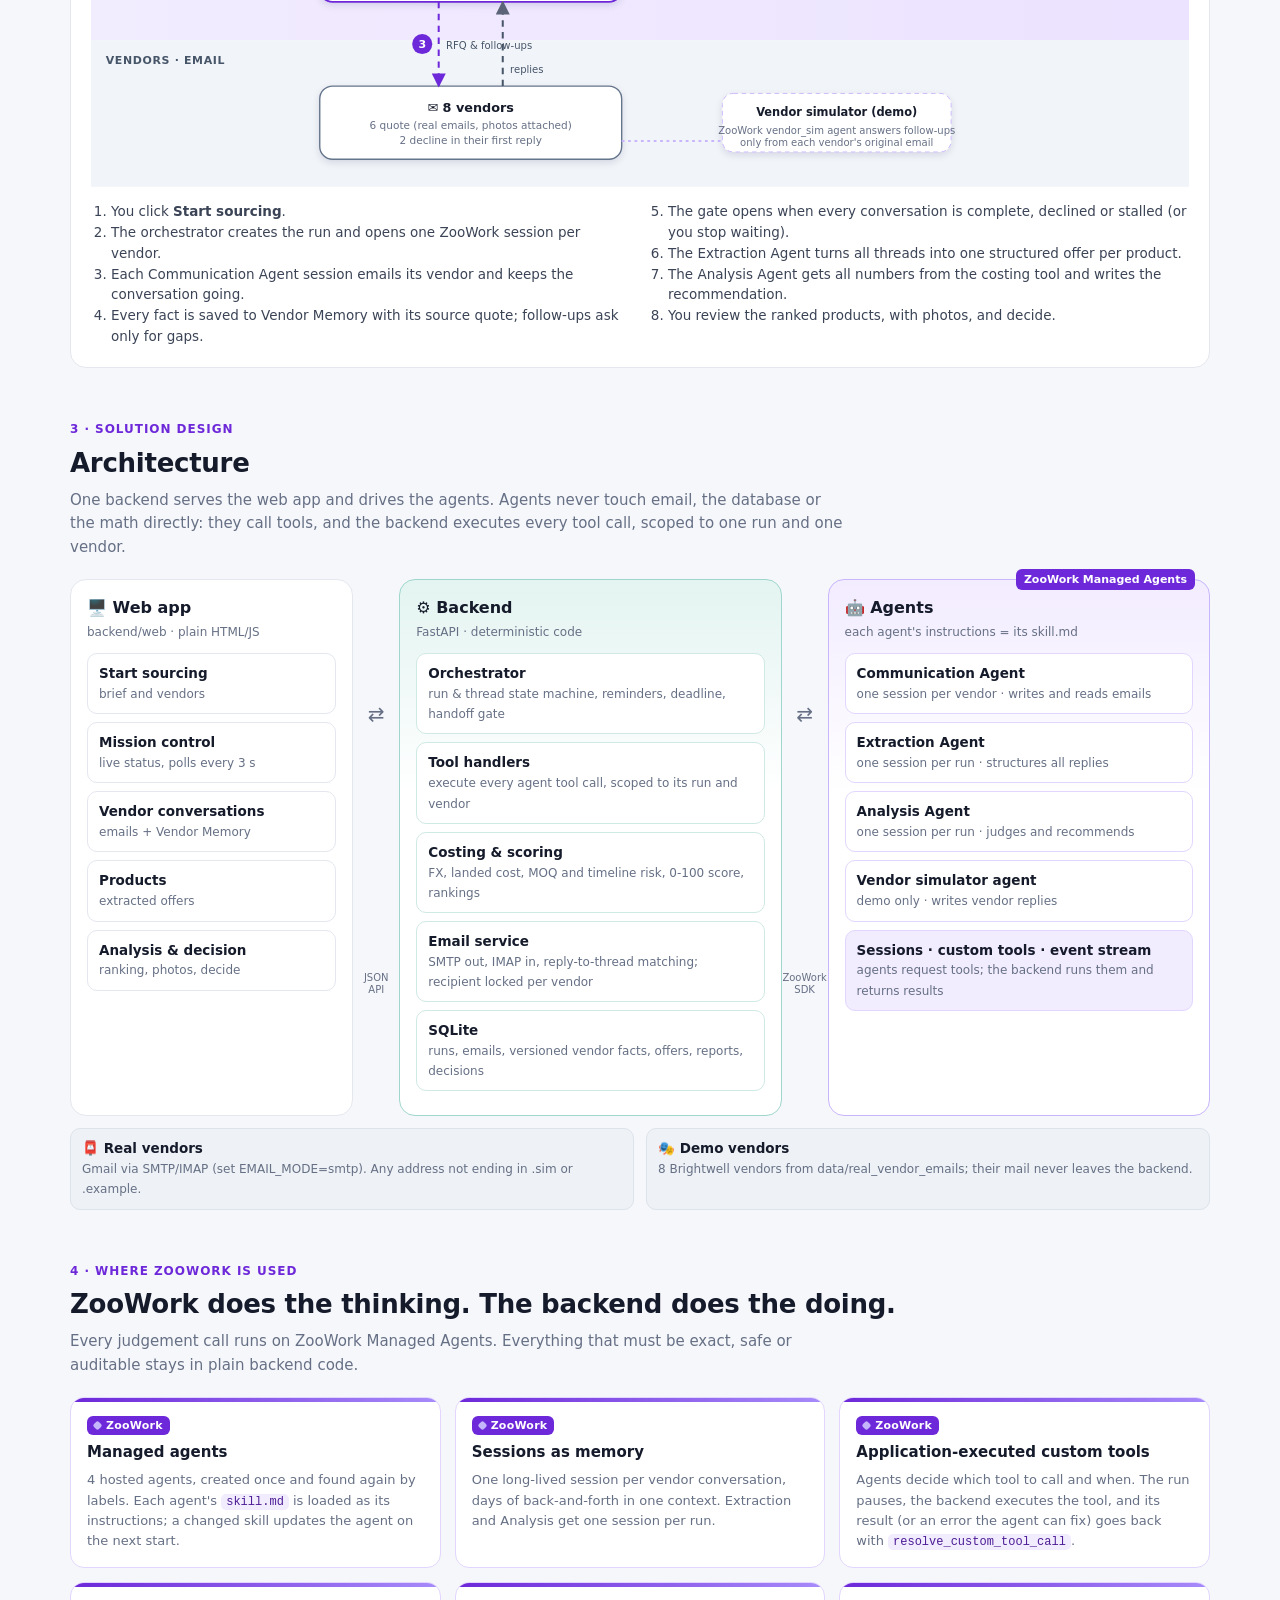
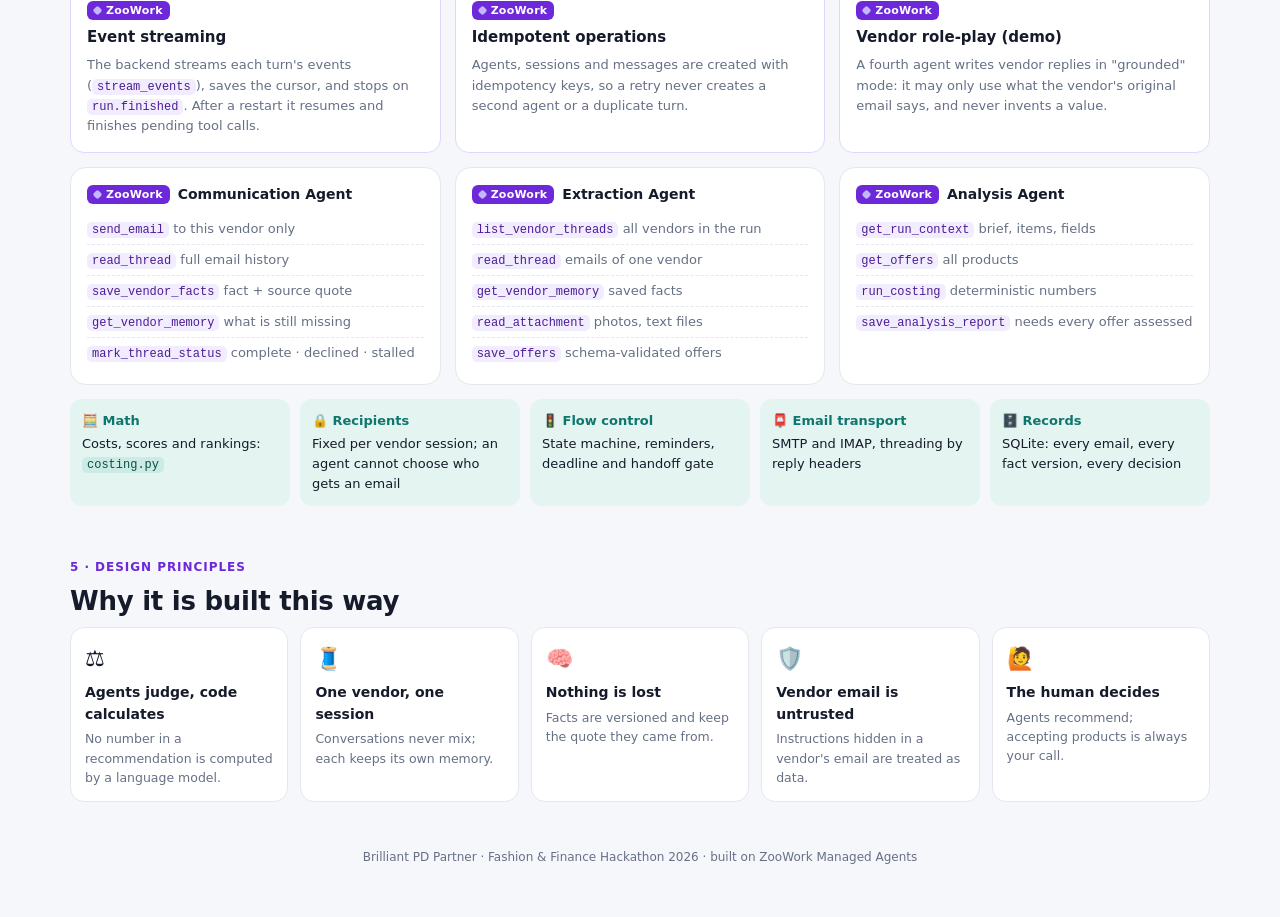
<file: backend/web/how-it-works.html>
<!DOCTYPE html>
<html lang="en">
<head>
<meta charset="UTF-8">
<meta name="viewport" content="width=device-width, initial-scale=1">
<title>How It Works · Brilliant PD Partner</title>
<style>
:root{
  --bg:#f6f7fb; --panel:#fff; --ink:#151b2b; --muted:#667085; --line:#e4e7ee;
  --human:#d97706; --human-soft:#fff6e5; --zoo:#6d28d9; --zoo-soft:#f2ecff; --zoo-mid:#a78bfa;
  --code:#0f766e; --code-soft:#e3f4f1; --vend:#475569; --vend-soft:#eef2f6; --nav:#121826;
}
*{box-sizing:border-box}
body{margin:0;background:var(--bg);color:var(--ink);font:15px/1.55 system-ui,-apple-system,"Segoe UI",Roboto,sans-serif}
a{color:var(--zoo)}
.wrap{max-width:1180px;margin:0 auto;padding:0 20px}
/* ---- hero */
.hero{background:radial-gradient(1200px 420px at 15% -10%,#3b1d7a 0%,transparent 60%),radial-gradient(900px 400px at 95% 10%,#0f5f58 0%,transparent 55%),var(--nav);color:#fff;padding:26px 0 56px}
.topbar{display:flex;align-items:center;gap:12px;font-size:13px;color:#aab3c5}
.topbar a{color:#cfd6e4;text-decoration:none;border:1px solid #2c3550;border-radius:8px;padding:6px 10px}
.topbar a:hover{background:#1c2436}
.topbar .sp{flex:1}
.hero h1{font-size:38px;line-height:1.15;margin:34px 0 10px;letter-spacing:-.02em}
.hero h1 em{font-style:normal;background:linear-gradient(90deg,#c4b5fd,#5eead4);-webkit-background-clip:text;background-clip:text;color:transparent}
.hero p{max-width:720px;color:#c9d1e1;margin:0}
.legend{display:flex;flex-wrap:wrap;gap:8px;margin-top:22px}
.chip{display:inline-flex;align-items:center;gap:7px;border-radius:30px;padding:5px 12px;font-size:13px;font-weight:600;background:#1c2436;color:#e5e9f2;border:1px solid #2c3550}
.dot{width:10px;height:10px;border-radius:50%}
.d-human{background:var(--human)} .d-zoo{background:var(--zoo-mid)} .d-code{background:#2dd4bf} .d-vend{background:#94a3b8}
.stats{display:grid;grid-template-columns:repeat(4,1fr);gap:12px;margin-top:-34px}
.stat{background:var(--panel);border:1px solid var(--line);border-radius:14px;padding:16px 18px;box-shadow:0 8px 24px -16px rgba(20,30,60,.35)}
.stat .v{font-size:28px;font-weight:800;letter-spacing:-.02em}
.stat .l{color:var(--muted);font-size:13px}
.stat.zoo .v{color:var(--zoo)}
/* ---- sections */
section{padding:46px 0 6px}
.kicker{font-size:12px;font-weight:700;letter-spacing:.08em;text-transform:uppercase;color:var(--zoo)}
h2{font-size:26px;margin:4px 0 6px;letter-spacing:-.01em}
.lead{color:var(--muted);max-width:780px;margin:0 0 20px}
.card{background:var(--panel);border:1px solid var(--line);border-radius:16px;padding:20px}
.zoo-badge{display:inline-flex;align-items:center;gap:5px;background:var(--zoo);color:#fff;border-radius:6px;padding:1px 7px;font-size:11px;font-weight:700;letter-spacing:.02em;vertical-align:middle}
.zoo-badge::before{content:"";width:7px;height:7px;border-radius:2px;background:#c4b5fd;transform:rotate(45deg)}
/* ---- journey */
.journey{display:grid;grid-template-columns:repeat(5,1fr);gap:14px;position:relative}
.journey::before{content:"";position:absolute;left:8%;right:8%;top:30px;height:3px;background:linear-gradient(90deg,var(--human),var(--zoo-mid),var(--code),var(--zoo-mid),var(--human));border-radius:3px;opacity:.55}
.step{position:relative;text-align:center}
.step .n{width:60px;height:60px;border-radius:50%;margin:0 auto 12px;display:grid;place-items:center;font-size:24px;background:#fff;border:3px solid var(--human);box-shadow:0 6px 18px -10px rgba(217,119,6,.8);position:relative;z-index:1}
.step.auto .n{border-color:var(--zoo-mid);box-shadow:0 6px 18px -10px rgba(109,40,217,.8)}
.step h3{font-size:15px;margin:0 0 4px}
.step p{font-size:13px;color:var(--muted);margin:0}
.who{display:inline-block;margin-top:8px;font-size:11px;font-weight:700;border-radius:20px;padding:2px 9px}
.who.h{background:var(--human-soft);color:var(--human)} .who.a{background:var(--zoo-soft);color:var(--zoo)}
.bizmap{margin-top:18px;display:grid;grid-template-columns:170px repeat(4,1fr);gap:8px;font-size:13px;align-items:stretch}
.bizmap div{background:var(--vend-soft);border-radius:10px;padding:9px 11px}
.bizmap .hd{background:transparent;color:var(--muted);font-weight:600;padding-left:0}
.bizmap .next{background:repeating-linear-gradient(45deg,#f3f4f7,#f3f4f7 8px,#eceef3 8px,#eceef3 16px);color:var(--muted)}
/* ---- diagrams */
.diagram{overflow-x:auto}
.diagram svg{display:block;width:100%;min-width:900px;height:auto}
svg text{font-family:system-ui,-apple-system,"Segoe UI",Roboto,sans-serif}
.flow{stroke-dasharray:7 6;animation:dash 1.1s linear infinite}
@keyframes dash{to{stroke-dashoffset:-13}}
@media (prefers-reduced-motion:reduce){.flow{animation:none}}
/* ---- architecture */
.arch{display:grid;grid-template-columns:1fr 46px 1.35fr 46px 1.35fr;align-items:stretch}
.col{border-radius:16px;padding:16px;border:1.5px solid var(--line);background:var(--panel)}
.col h3{margin:0 0 2px;font-size:16px}
.col .sub{font-size:12px;color:var(--muted);margin-bottom:12px}
.col.code{border-color:#9fd6cd;background:linear-gradient(180deg,var(--code-soft),#fff 40%)}
.col.zoo{border-color:#c9b5fb;background:linear-gradient(180deg,var(--zoo-soft),#fff 40%);position:relative}
.col.zoo::after{content:"ZooWork Managed Agents";position:absolute;top:-11px;right:14px;background:var(--zoo);color:#fff;font-size:11px;font-weight:700;border-radius:6px;padding:2px 8px}
.box{border:1px solid var(--line);background:#fff;border-radius:10px;padding:9px 11px;margin-bottom:8px;font-size:13px}
.box b{display:block;font-size:13.5px}
.box span{color:var(--muted);font-size:12px}
.col.zoo .box{border-color:#e2d6fe}
.col.code .box{border-color:#cfe9e4}
.link{display:grid;place-items:center;color:var(--muted);font-size:20px}
.link small{display:block;font-size:10px;text-align:center;line-height:1.2}
.ext{display:grid;grid-template-columns:1fr 1fr;gap:12px;margin-top:12px}
.ext .box{background:var(--vend-soft);border-color:#dde3ea;margin:0}
/* ---- zoowork usage */
.uses{display:grid;grid-template-columns:repeat(3,1fr);gap:14px}
.use{background:var(--panel);border:1px solid #e2d6fe;border-radius:14px;padding:16px;position:relative;overflow:hidden}
.use::before{content:"";position:absolute;inset:0 0 auto 0;height:4px;background:linear-gradient(90deg,var(--zoo),var(--zoo-mid))}
.use h3{margin:4px 0 6px;font-size:15px}
.use p{margin:0;font-size:13px;color:var(--muted)}
.use code,.tools code,.notzoo code{font:12px ui-monospace,SFMono-Regular,Menlo,Consolas,monospace;background:var(--zoo-soft);color:#4c1d95;border-radius:5px;padding:1px 5px}
.tools{display:grid;grid-template-columns:repeat(3,1fr);gap:14px;margin-top:14px}
.tools .card{padding:16px}
.tools h4{margin:0 0 8px;font-size:14px;display:flex;align-items:center;gap:8px}
.tools ul{margin:0;padding:0;list-style:none;font-size:13px}
.tools li{padding:5px 0;border-bottom:1px dashed var(--line)}
.tools li:last-child{border:none}
.tools li span{color:var(--muted)}
.notzoo{margin-top:14px;display:grid;grid-template-columns:repeat(5,1fr);gap:10px}
.notzoo div{background:var(--code-soft);border-radius:12px;padding:12px;font-size:13px}
.notzoo b{display:block;color:var(--code);margin-bottom:2px}
.notzoo code{background:#cdebe5;color:#0b4f49}
/* ---- principles */
.principles{display:grid;grid-template-columns:repeat(5,1fr);gap:12px}
.pr{background:var(--panel);border:1px solid var(--line);border-radius:14px;padding:14px}
.pr .i{font-size:22px}
.pr b{display:block;margin:6px 0 4px;font-size:14px}
.pr p{margin:0;font-size:12.5px;color:var(--muted)}
footer{color:var(--muted);font-size:12px;padding:40px 0 50px;text-align:center}
@media (max-width:960px){
  .stats{grid-template-columns:repeat(2,1fr)}
  .journey{grid-template-columns:1fr;gap:18px}.journey::before{display:none}
  .step{display:grid;grid-template-columns:60px 1fr;gap:12px;text-align:left}.step .n{margin:0}
  .bizmap{grid-template-columns:1fr}
  .arch{grid-template-columns:1fr}.link{transform:rotate(90deg);padding:6px 0}
  .uses,.tools,.notzoo,.principles{grid-template-columns:1fr}
  .hero h1{font-size:30px}
}
</style>
</head>
<body>

<div class="hero">
  <div class="wrap">
    <div class="topbar"><b style="color:#fff">Brilliant PD Partner</b><span class="sp"></span><a href="/">← Back to the app</a></div>
    <h1>From one click to a <em>ranked shortlist</em>.</h1>
    <p>How a product development manager sources drinkware with Brilliant PD Partner: the workflow you see, the multi-agent flow behind it, the solution design, and exactly where ZooWork Managed Agents run.</p>
    <div class="legend">
      <span class="chip"><span class="dot d-human"></span>You (PD manager)</span>
      <span class="chip"><span class="dot d-zoo"></span>ZooWork agent</span>
      <span class="chip"><span class="dot d-code"></span>Backend code (deterministic)</span>
      <span class="chip"><span class="dot d-vend"></span>Vendors &amp; email</span>
    </div>
  </div>
</div>

<div class="wrap">
  <div class="stats">
    <div class="stat zoo"><div class="v">4</div><div class="l">ZooWork agents, each defined by a <code>skill.md</code></div></div>
    <div class="stat"><div class="v">1 / vendor</div><div class="l">Agent session per vendor conversation, with persistent memory</div></div>
    <div class="stat zoo"><div class="v">14</div><div class="l">Custom tool bindings the agents call (12 distinct tools)</div></div>
    <div class="stat"><div class="v">2</div><div class="l">Human steps: start the run, then decide</div></div>
  </div>

  <!-- ============================================================ 1. user workflow -->
  <section>
    <div class="kicker">1 · Your workflow</div>
    <h2>What the PD manager does</h2>
    <p class="lead">You start the run and you make the final call. Everything in between (emailing every vendor, chasing missing information, reading messy replies, costing and ranking) is done by agents while you watch.</p>
    <div class="card">
      <div class="journey">
        <div class="step"><div class="n">🚀</div><div><h3>Start sourcing</h3><p>One click sends the brief (theme, items, 20 fields per product) to every vendor.</p><span class="who h">You · 1 click</span></div></div>
        <div class="step auto"><div class="n">📡</div><div><h3>Mission control</h3><p>Live vendor cards and an activity feed: emails out and in, facts saved, conversations closed.</p><span class="who a">Agents work</span></div></div>
        <div class="step auto"><div class="n">✉️</div><div><h3>Vendor conversations</h3><p>Every email, plus each vendor's memory: every fact with the quote it came from.</p><span class="who a">Agents work · you can read</span></div></div>
        <div class="step auto"><div class="n">📊</div><div><h3>Analysis</h3><p>Products ranked with photos, cost, score, the agent's rationale and risks.</p><span class="who a">Agents work</span></div></div>
        <div class="step"><div class="n">🏁</div><div><h3>Decide</h3><p>Accept any products from any vendors, or deny all. Agents recommend; only you decide.</p><span class="who h">You · decision</span></div></div>
      </div>
      <div class="bizmap">
        <div class="hd">Business process<br><span style="font-weight:400">(solution design/workflow.png)</span></div>
        <div>Send theme &amp; requests to vendors</div>
        <div>Vendors reply by email: designs, materials, price, lead time, MOQ</div>
        <div>Product development decision: accept · modify · co-develop</div>
        <div class="next">Collaborate with vendor &amp; sample approval: next phase</div>
      </div>
    </div>
  </section>

  <!-- ============================================================ 2. agent flow -->
  <section>
    <div class="kicker">2 · Agent flow</div>
    <h2>What happens behind the click</h2>
    <p class="lead">Three agents with one job each, handing work to each other through the backend. One Communication Agent session per vendor runs in parallel; extraction starts only once every vendor conversation is closed.</p>
    <div class="card diagram">
      <svg viewBox="0 0 1200 650" role="img" aria-labelledby="flowTitle flowDesc">
        <title id="flowTitle">Agent flow</title>
        <desc id="flowDesc">Swimlanes for the PD manager, the backend, ZooWork agents and vendors, showing the eight steps from starting a run to the human decision.</desc>
        <defs>
          <marker id="ah" viewBox="0 0 10 10" refX="9" refY="5" markerWidth="7" markerHeight="7" orient="auto-start-reverse"><path d="M0,0 L10,5 L0,10 z" fill="#5b6478"/></marker>
          <marker id="ahz" viewBox="0 0 10 10" refX="9" refY="5" markerWidth="7" markerHeight="7" orient="auto-start-reverse"><path d="M0,0 L10,5 L0,10 z" fill="#6d28d9"/></marker>
          <linearGradient id="zg" x1="0" x2="1"><stop offset="0" stop-color="#f2ecff"/><stop offset="1" stop-color="#ebe3ff"/></linearGradient>
          <filter id="sh" x="-10%" y="-10%" width="120%" height="140%"><feDropShadow dx="0" dy="3" stdDeviation="4" flood-color="#1e1b4b" flood-opacity=".12"/></filter>
        </defs>

        <!-- lanes -->
        <rect x="0" y="0" width="1200" height="110" fill="#fff8ec"/>
        <rect x="0" y="110" width="1200" height="150" fill="#eef8f6"/>
        <rect x="0" y="260" width="1200" height="230" fill="url(#zg)"/>
        <rect x="0" y="490" width="1200" height="160" fill="#f1f4f8"/>
        <g font-size="12" font-weight="700" letter-spacing=".06em">
          <text x="16" y="28" fill="#b45309">PD MANAGER</text>
          <text x="16" y="136" fill="#0f766e">BACKEND · FastAPI</text>
          <text x="16" y="286" fill="#6d28d9">ZOOWORK MANAGED AGENTS</text>
          <text x="16" y="516" fill="#475569">VENDORS · EMAIL</text>
        </g>
        <g transform="translate(16,296)"><rect width="128" height="20" rx="5" fill="#6d28d9"/><text x="64" y="14" font-size="11" font-weight="700" fill="#fff" text-anchor="middle">runs on ZooWork</text></g>

        <!-- nodes: human -->
        <g filter="url(#sh)">
          <rect x="170" y="36" width="170" height="54" rx="12" fill="#fff" stroke="#f59e0b" stroke-width="2"/>
          <text x="255" y="60" text-anchor="middle" font-size="14" font-weight="700" fill="#151b2b">🚀 Start sourcing</text>
          <text x="255" y="78" text-anchor="middle" font-size="11.5" fill="#667085">brief + 8 vendors</text>

          <rect x="830" y="36" width="190" height="54" rx="12" fill="#fff" stroke="#f59e0b" stroke-width="2"/>
          <text x="925" y="60" text-anchor="middle" font-size="14" font-weight="700" fill="#151b2b">🏁 Review &amp; decide</text>
          <text x="925" y="78" text-anchor="middle" font-size="11.5" fill="#667085">accept any products, or deny all</text>
        </g>

        <!-- nodes: backend -->
        <g filter="url(#sh)">
          <rect x="170" y="150" width="190" height="82" rx="12" fill="#fff" stroke="#0f766e" stroke-width="1.5"/>
          <text x="265" y="176" text-anchor="middle" font-size="13.5" font-weight="700" fill="#151b2b">Orchestrator</text>
          <text x="265" y="195" text-anchor="middle" font-size="11.5" fill="#667085">creates the run, opens</text>
          <text x="265" y="211" text-anchor="middle" font-size="11.5" fill="#667085">1 session per vendor</text>

          <rect x="455" y="150" width="200" height="82" rx="12" fill="#fff" stroke="#0f766e" stroke-width="1.5"/>
          <text x="555" y="176" text-anchor="middle" font-size="13.5" font-weight="700" fill="#151b2b">🧠 Vendor Memory</text>
          <text x="555" y="195" text-anchor="middle" font-size="11.5" fill="#667085">SQLite · versioned facts</text>
          <text x="555" y="211" text-anchor="middle" font-size="11.5" fill="#667085">each with source quote</text>

          <rect x="700" y="150" width="150" height="82" rx="12" fill="#fff" stroke="#0f766e" stroke-width="1.5" stroke-dasharray="4 3"/>
          <text x="775" y="176" text-anchor="middle" font-size="13.5" font-weight="700" fill="#151b2b">🚪 Handoff gate</text>
          <text x="775" y="195" text-anchor="middle" font-size="11.5" fill="#667085">all vendors complete,</text>
          <text x="775" y="211" text-anchor="middle" font-size="11.5" fill="#667085">declined or stalled</text>

          <rect x="1000" y="150" width="180" height="82" rx="12" fill="#fff" stroke="#0f766e" stroke-width="1.5"/>
          <text x="1090" y="176" text-anchor="middle" font-size="13.5" font-weight="700" fill="#151b2b">🧮 Costing &amp; scoring</text>
          <text x="1090" y="195" text-anchor="middle" font-size="11.5" fill="#667085">FX, landed cost, MOQ risk,</text>
          <text x="1090" y="211" text-anchor="middle" font-size="11.5" fill="#667085">0-100 score, rankings</text>
        </g>

        <!-- nodes: zoowork -->
        <g filter="url(#sh)">
          <rect x="250" y="320" width="330" height="128" rx="14" fill="#fff" stroke="#6d28d9" stroke-width="2"/>
          <rect x="262" y="332" width="74" height="18" rx="5" fill="#6d28d9"/><text x="299" y="345" text-anchor="middle" font-size="10.5" font-weight="700" fill="#fff">× 8 sessions</text>
          <text x="415" y="372" text-anchor="middle" font-size="15" font-weight="800" fill="#151b2b">Communication Agent</text>
          <text x="415" y="392" text-anchor="middle" font-size="11.5" fill="#667085">RFQ → read reply → save facts → follow up</text>
          <text x="415" y="408" text-anchor="middle" font-size="11.5" fill="#667085">until the checklist is complete</text>
          <text x="415" y="432" text-anchor="middle" font-size="10.5" fill="#6d28d9" font-family="ui-monospace,Consolas,monospace">send_email · save_vendor_facts · mark_thread_status</text>

          <rect x="690" y="336" width="180" height="96" rx="14" fill="#fff" stroke="#6d28d9" stroke-width="2"/>
          <text x="780" y="368" text-anchor="middle" font-size="15" font-weight="800" fill="#151b2b">Extraction Agent</text>
          <text x="780" y="388" text-anchor="middle" font-size="11.5" fill="#667085">1 offer per product,</text>
          <text x="780" y="404" text-anchor="middle" font-size="11.5" fill="#667085">reads emails &amp; photos</text>
          <text x="780" y="422" text-anchor="middle" font-size="10.5" fill="#6d28d9" font-family="ui-monospace,Consolas,monospace">save_offers</text>

          <rect x="980" y="336" width="200" height="96" rx="14" fill="#fff" stroke="#6d28d9" stroke-width="2"/>
          <text x="1080" y="368" text-anchor="middle" font-size="15" font-weight="800" fill="#151b2b">Analysis Agent</text>
          <text x="1080" y="388" text-anchor="middle" font-size="11.5" fill="#667085">judges spec fit &amp; risk,</text>
          <text x="1080" y="404" text-anchor="middle" font-size="11.5" fill="#667085">recommends with rationale</text>
          <text x="1080" y="422" text-anchor="middle" font-size="10.5" fill="#6d28d9" font-family="ui-monospace,Consolas,monospace">run_costing · save_analysis_report</text>
        </g>

        <!-- nodes: vendors -->
        <g filter="url(#sh)">
          <rect x="250" y="540" width="330" height="80" rx="14" fill="#fff" stroke="#64748b" stroke-width="1.5"/>
          <text x="415" y="568" text-anchor="middle" font-size="14" font-weight="700" fill="#151b2b">✉️ 8 vendors</text>
          <text x="415" y="587" text-anchor="middle" font-size="11.5" fill="#667085">6 quote (real emails, photos attached)</text>
          <text x="415" y="603" text-anchor="middle" font-size="11.5" fill="#667085">2 decline in their first reply</text>
          <rect x="690" y="548" width="250" height="64" rx="12" fill="#fff" stroke="#c9b5fb" stroke-dasharray="5 4"/>
          <text x="815" y="573" text-anchor="middle" font-size="12.5" font-weight="700" fill="#151b2b">Vendor simulator (demo)</text>
          <text x="815" y="592" text-anchor="middle" font-size="11" fill="#667085">ZooWork vendor_sim agent answers follow-ups</text>
          <text x="815" y="606" text-anchor="middle" font-size="11" fill="#667085">only from each vendor's original email</text>
        </g>

        <!-- edges -->
        <g fill="none" stroke-width="2.2">
          <path class="flow" d="M255 90 V150" stroke="#5b6478" marker-end="url(#ah)"/>
          <path class="flow" d="M300 232 V320" stroke="#5b6478" marker-end="url(#ah)"/>
          <path class="flow" d="M380 448 V540" stroke="#6d28d9" marker-end="url(#ahz)"/>
          <path class="flow" d="M450 540 V448" stroke="#475569" marker-end="url(#ah)"/>
          <path class="flow" d="M500 320 C500 280 540 260 545 232" stroke="#6d28d9" marker-end="url(#ahz)"/>
          <path class="flow" d="M655 191 H700" stroke="#5b6478" marker-end="url(#ah)"/>
          <path class="flow" d="M775 232 V336" stroke="#5b6478" marker-end="url(#ah)"/>
          <path class="flow" d="M870 384 H980" stroke="#6d28d9" marker-end="url(#ahz)"/>
          <path class="flow" d="M1060 336 V232" stroke="#6d28d9" marker-end="url(#ahz)"/>
          <path class="flow" d="M1120 232 V336" stroke="#0f766e" marker-end="url(#ah)"/>
          <path class="flow" d="M1180 384 H1192 V63 H1020" stroke="#6d28d9" marker-end="url(#ahz)"/>
          <path d="M580 600 H690" stroke="#c9b5fb" stroke-dasharray="3 4"/>
        </g>

        <!-- edge labels -->
        <g font-size="11" fill="#475569">
          <text x="388" y="500">RFQ &amp; follow-ups</text>
          <text x="458" y="526">replies</text>
          <text x="512" y="262" fill="#6d28d9">facts</text>
          <text x="880" y="374" fill="#6d28d9">offers</text>
          <text x="1126" y="290" fill="#0f766e">numbers</text>
          <text x="1012" y="290" fill="#6d28d9">call</text>
          <text x="1050" y="56" fill="#6d28d9">report</text>
        </g>

        <!-- step numbers -->
        <g font-size="12" font-weight="800" text-anchor="middle" fill="#fff">
          <circle cx="232" cy="120" r="11" fill="#d97706"/><text x="232" y="124">1</text>
          <circle cx="282" cy="276" r="11" fill="#0f766e"/><text x="282" y="280">2</text>
          <circle cx="362" cy="494" r="11" fill="#6d28d9"/><text x="362" y="498">3</text>
          <circle cx="478" cy="270" r="11" fill="#6d28d9"/><text x="478" y="274">4</text>
          <circle cx="678" cy="176" r="11" fill="#0f766e"/><text x="678" y="180">5</text>
          <circle cx="757" cy="286" r="11" fill="#6d28d9"/><text x="757" y="290">6</text>
          <circle cx="1040" cy="270" r="11" fill="#6d28d9"/><text x="1040" y="274">7</text>
          <circle cx="1040" cy="44" r="11" fill="#d97706"/><text x="1040" y="48">8</text>
        </g>
      </svg>
      <ol style="margin:14px 0 0;padding-left:20px;font-size:13.5px;color:#3b4456;columns:2;column-gap:36px">
        <li>You click <b>Start sourcing</b>.</li>
        <li>The orchestrator creates the run and opens one ZooWork session per vendor.</li>
        <li>Each Communication Agent session emails its vendor and keeps the conversation going.</li>
        <li>Every fact is saved to Vendor Memory with its source quote; follow-ups ask only for gaps.</li>
        <li>The gate opens when every conversation is complete, declined or stalled (or you stop waiting).</li>
        <li>The Extraction Agent turns all threads into one structured offer per product.</li>
        <li>The Analysis Agent gets all numbers from the costing tool and writes the recommendation.</li>
        <li>You review the ranked products, with photos, and decide.</li>
      </ol>
    </div>
  </section>

  <!-- ============================================================ 3. solution design -->
  <section>
    <div class="kicker">3 · Solution design</div>
    <h2>Architecture</h2>
    <p class="lead">One backend serves the web app and drives the agents. Agents never touch email, the database or the math directly: they call tools, and the backend executes every tool call, scoped to one run and one vendor.</p>
    <div class="arch">
      <div class="col">
        <h3>🖥️ Web app</h3><div class="sub">backend/web · plain HTML/JS</div>
        <div class="box"><b>Start sourcing</b><span>brief and vendors</span></div>
        <div class="box"><b>Mission control</b><span>live status, polls every 3 s</span></div>
        <div class="box"><b>Vendor conversations</b><span>emails + Vendor Memory</span></div>
        <div class="box"><b>Products</b><span>extracted offers</span></div>
        <div class="box"><b>Analysis &amp; decision</b><span>ranking, photos, decide</span></div>
      </div>
      <div class="link">⇄<small>JSON<br>API</small></div>
      <div class="col code">
        <h3>⚙️ Backend</h3><div class="sub">FastAPI · deterministic code</div>
        <div class="box"><b>Orchestrator</b><span>run &amp; thread state machine, reminders, deadline, handoff gate</span></div>
        <div class="box"><b>Tool handlers</b><span>execute every agent tool call, scoped to its run and vendor</span></div>
        <div class="box"><b>Costing &amp; scoring</b><span>FX, landed cost, MOQ and timeline risk, 0-100 score, rankings</span></div>
        <div class="box"><b>Email service</b><span>SMTP out, IMAP in, reply-to-thread matching; recipient locked per vendor</span></div>
        <div class="box"><b>SQLite</b><span>runs, emails, versioned vendor facts, offers, reports, decisions</span></div>
      </div>
      <div class="link">⇄<small>ZooWork<br>SDK</small></div>
      <div class="col zoo">
        <h3>🤖 Agents</h3><div class="sub">each agent's instructions = its skill.md</div>
        <div class="box"><b>Communication Agent</b><span>one session per vendor · writes and reads emails</span></div>
        <div class="box"><b>Extraction Agent</b><span>one session per run · structures all replies</span></div>
        <div class="box"><b>Analysis Agent</b><span>one session per run · judges and recommends</span></div>
        <div class="box"><b>Vendor simulator agent</b><span>demo only · writes vendor replies</span></div>
        <div class="box" style="background:var(--zoo-soft)"><b>Sessions · custom tools · event stream</b><span>agents request tools; the backend runs them and returns results</span></div>
      </div>
    </div>
    <div class="ext">
      <div class="box"><b>📮 Real vendors</b><span>Gmail via SMTP/IMAP (set EMAIL_MODE=smtp). Any address not ending in .sim or .example.</span></div>
      <div class="box"><b>🎭 Demo vendors</b><span>8 Brightwell vendors from data/real_vendor_emails; their mail never leaves the backend.</span></div>
    </div>
  </section>

  <!-- ============================================================ 4. zoowork -->
  <section>
    <div class="kicker">4 · Where ZooWork is used</div>
    <h2>ZooWork does the thinking. The backend does the doing.</h2>
    <p class="lead">Every judgement call runs on ZooWork Managed Agents. Everything that must be exact, safe or auditable stays in plain backend code.</p>
    <div class="uses">
      <div class="use"><span class="zoo-badge">ZooWork</span><h3>Managed agents</h3><p>4 hosted agents, created once and found again by labels. Each agent's <code>skill.md</code> is loaded as its instructions; a changed skill updates the agent on the next start.</p></div>
      <div class="use"><span class="zoo-badge">ZooWork</span><h3>Sessions as memory</h3><p>One long-lived session per vendor conversation, days of back-and-forth in one context. Extraction and Analysis get one session per run.</p></div>
      <div class="use"><span class="zoo-badge">ZooWork</span><h3>Application-executed custom tools</h3><p>Agents decide which tool to call and when. The run pauses, the backend executes the tool, and its result (or an error the agent can fix) goes back with <code>resolve_custom_tool_call</code>.</p></div>
      <div class="use"><span class="zoo-badge">ZooWork</span><h3>Event streaming</h3><p>The backend streams each turn's events (<code>stream_events</code>), saves the cursor, and stops on <code>run.finished</code>. After a restart it resumes and finishes pending tool calls.</p></div>
      <div class="use"><span class="zoo-badge">ZooWork</span><h3>Idempotent operations</h3><p>Agents, sessions and messages are created with idempotency keys, so a retry never creates a second agent or a duplicate turn.</p></div>
      <div class="use"><span class="zoo-badge">ZooWork</span><h3>Vendor role-play (demo)</h3><p>A fourth agent writes vendor replies in "grounded" mode: it may only use what the vendor's original email says, and never invents a value.</p></div>
    </div>
    <div class="tools">
      <div class="card"><h4><span class="zoo-badge">ZooWork</span> Communication Agent</h4><ul>
        <li><code>send_email</code> <span>to this vendor only</span></li>
        <li><code>read_thread</code> <span>full email history</span></li>
        <li><code>save_vendor_facts</code> <span>fact + source quote</span></li>
        <li><code>get_vendor_memory</code> <span>what is still missing</span></li>
        <li><code>mark_thread_status</code> <span>complete · declined · stalled</span></li></ul></div>
      <div class="card"><h4><span class="zoo-badge">ZooWork</span> Extraction Agent</h4><ul>
        <li><code>list_vendor_threads</code> <span>all vendors in the run</span></li>
        <li><code>read_thread</code> <span>emails of one vendor</span></li>
        <li><code>get_vendor_memory</code> <span>saved facts</span></li>
        <li><code>read_attachment</code> <span>photos, text files</span></li>
        <li><code>save_offers</code> <span>schema-validated offers</span></li></ul></div>
      <div class="card"><h4><span class="zoo-badge">ZooWork</span> Analysis Agent</h4><ul>
        <li><code>get_run_context</code> <span>brief, items, fields</span></li>
        <li><code>get_offers</code> <span>all products</span></li>
        <li><code>run_costing</code> <span>deterministic numbers</span></li>
        <li><code>save_analysis_report</code> <span>needs every offer assessed</span></li></ul></div>
    </div>
    <div class="notzoo">
      <div><b>🧮 Math</b>Costs, scores and rankings: <code>costing.py</code></div>
      <div><b>🔒 Recipients</b>Fixed per vendor session; an agent cannot choose who gets an email</div>
      <div><b>🚦 Flow control</b>State machine, reminders, deadline and handoff gate</div>
      <div><b>📮 Email transport</b>SMTP and IMAP, threading by reply headers</div>
      <div><b>🗄️ Records</b>SQLite: every email, every fact version, every decision</div>
    </div>
  </section>

  <!-- ============================================================ 5. principles -->
  <section>
    <div class="kicker">5 · Design principles</div>
    <h2>Why it is built this way</h2>
    <div class="principles">
      <div class="pr"><div class="i">⚖️</div><b>Agents judge, code calculates</b><p>No number in a recommendation is computed by a language model.</p></div>
      <div class="pr"><div class="i">🧵</div><b>One vendor, one session</b><p>Conversations never mix; each keeps its own memory.</p></div>
      <div class="pr"><div class="i">🧠</div><b>Nothing is lost</b><p>Facts are versioned and keep the quote they came from.</p></div>
      <div class="pr"><div class="i">🛡️</div><b>Vendor email is untrusted</b><p>Instructions hidden in a vendor's email are treated as data.</p></div>
      <div class="pr"><div class="i">🙋</div><b>The human decides</b><p>Agents recommend; accepting products is always your call.</p></div>
    </div>
  </section>

  <footer>Brilliant PD Partner · Fashion &amp; Finance Hackathon 2026 · built on ZooWork Managed Agents</footer>
</div>
</body>
</html>
</file>
